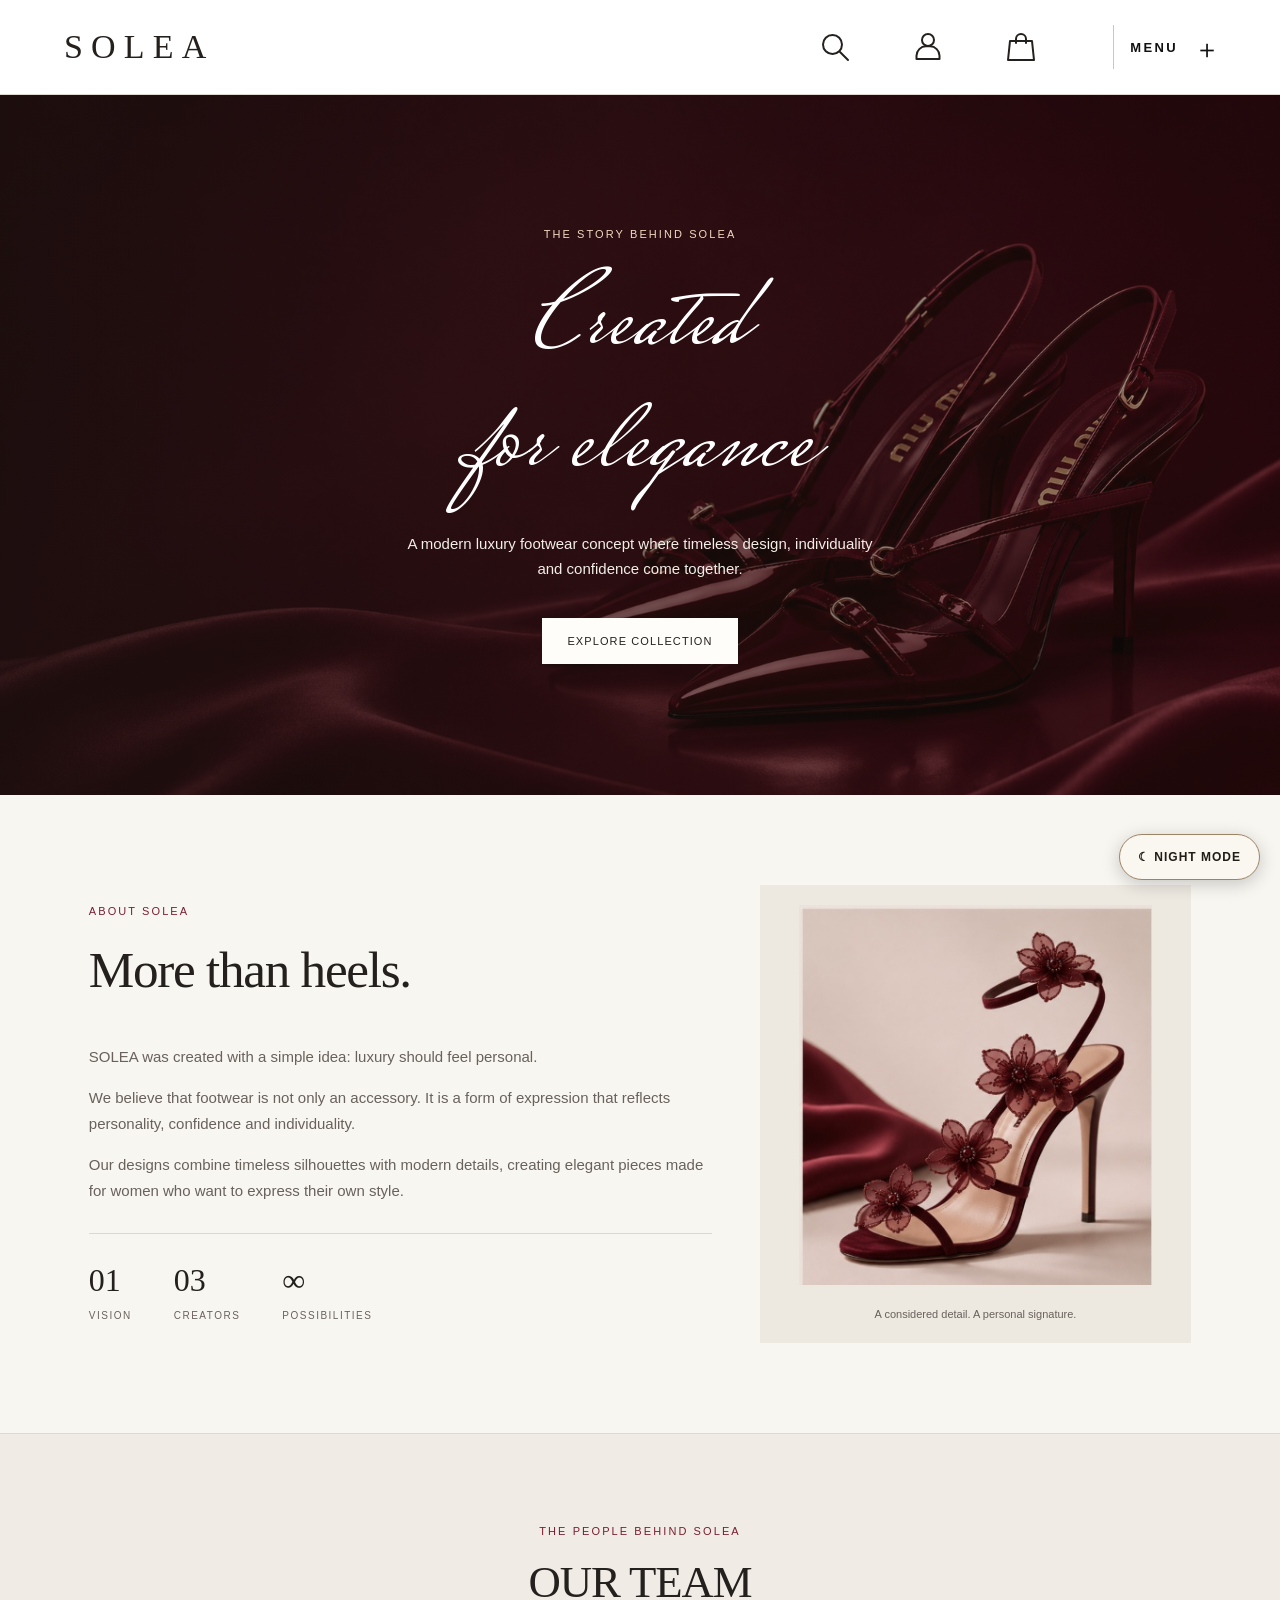
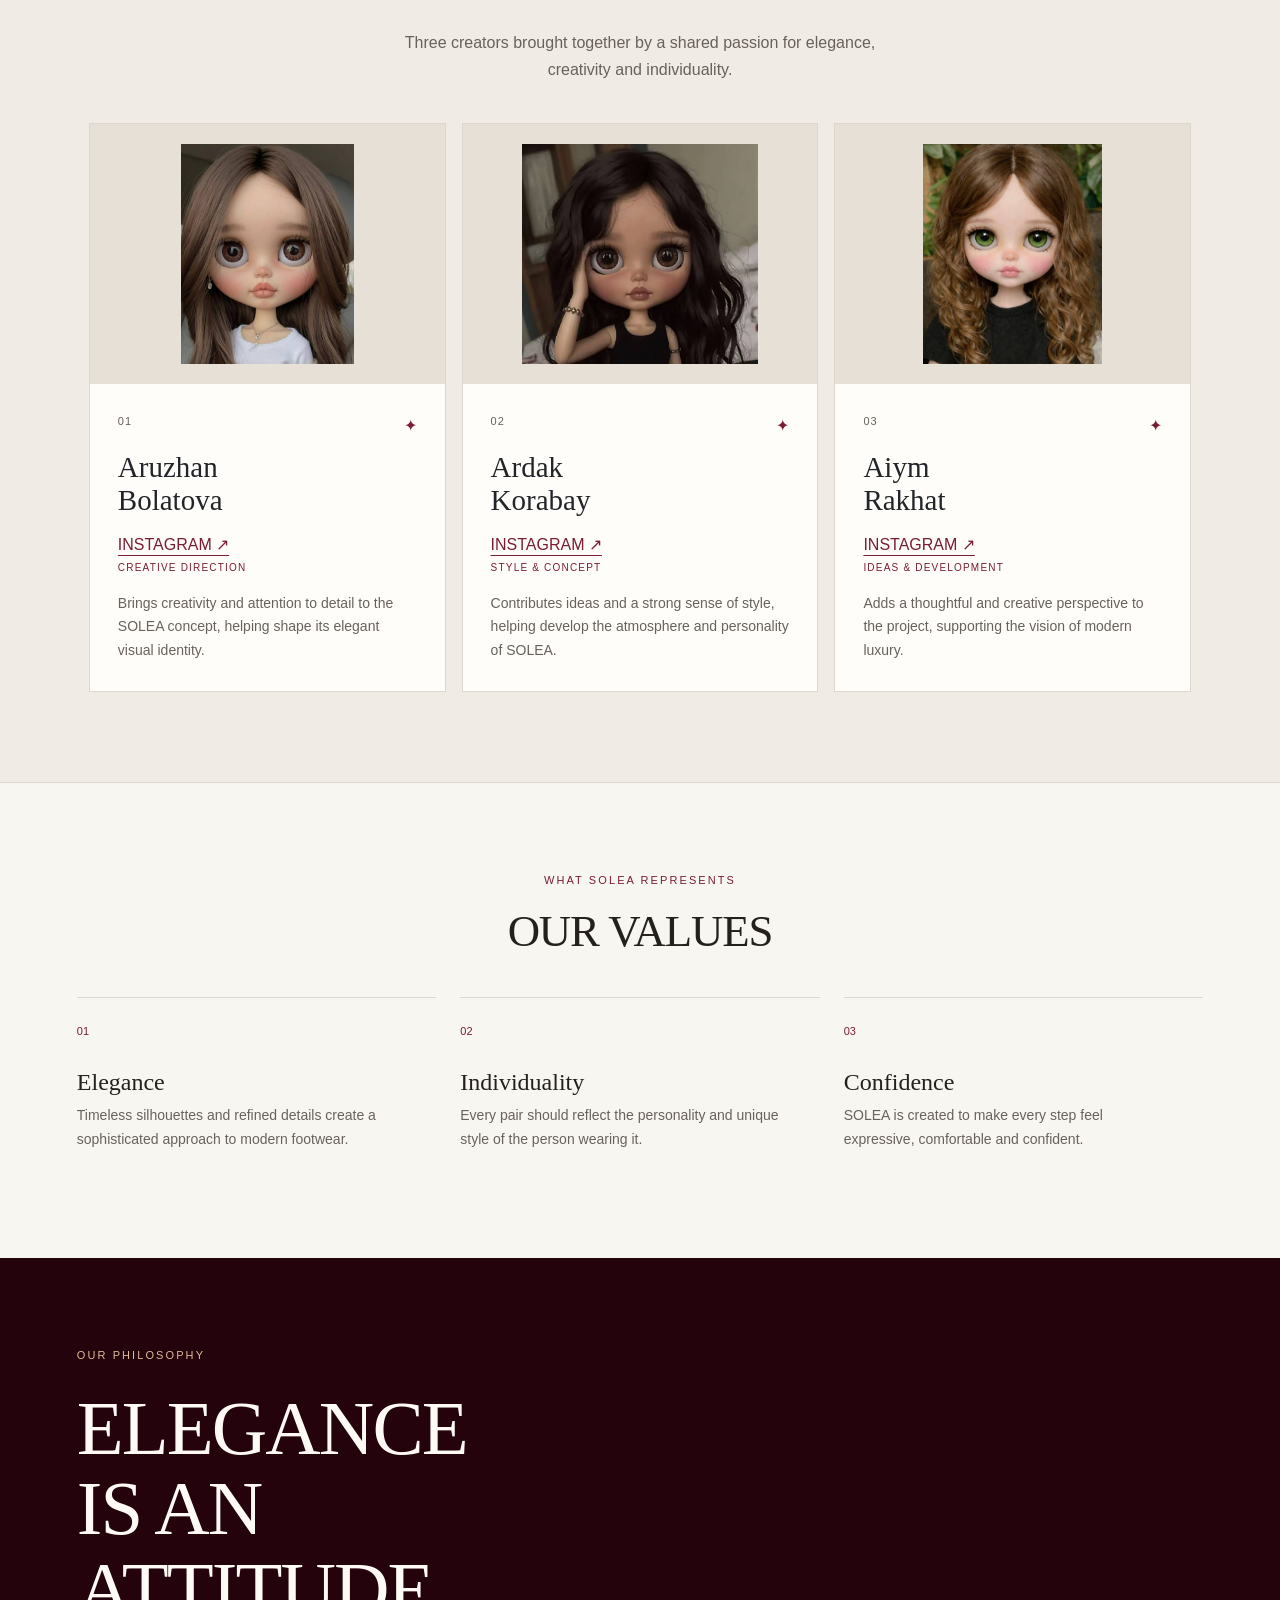
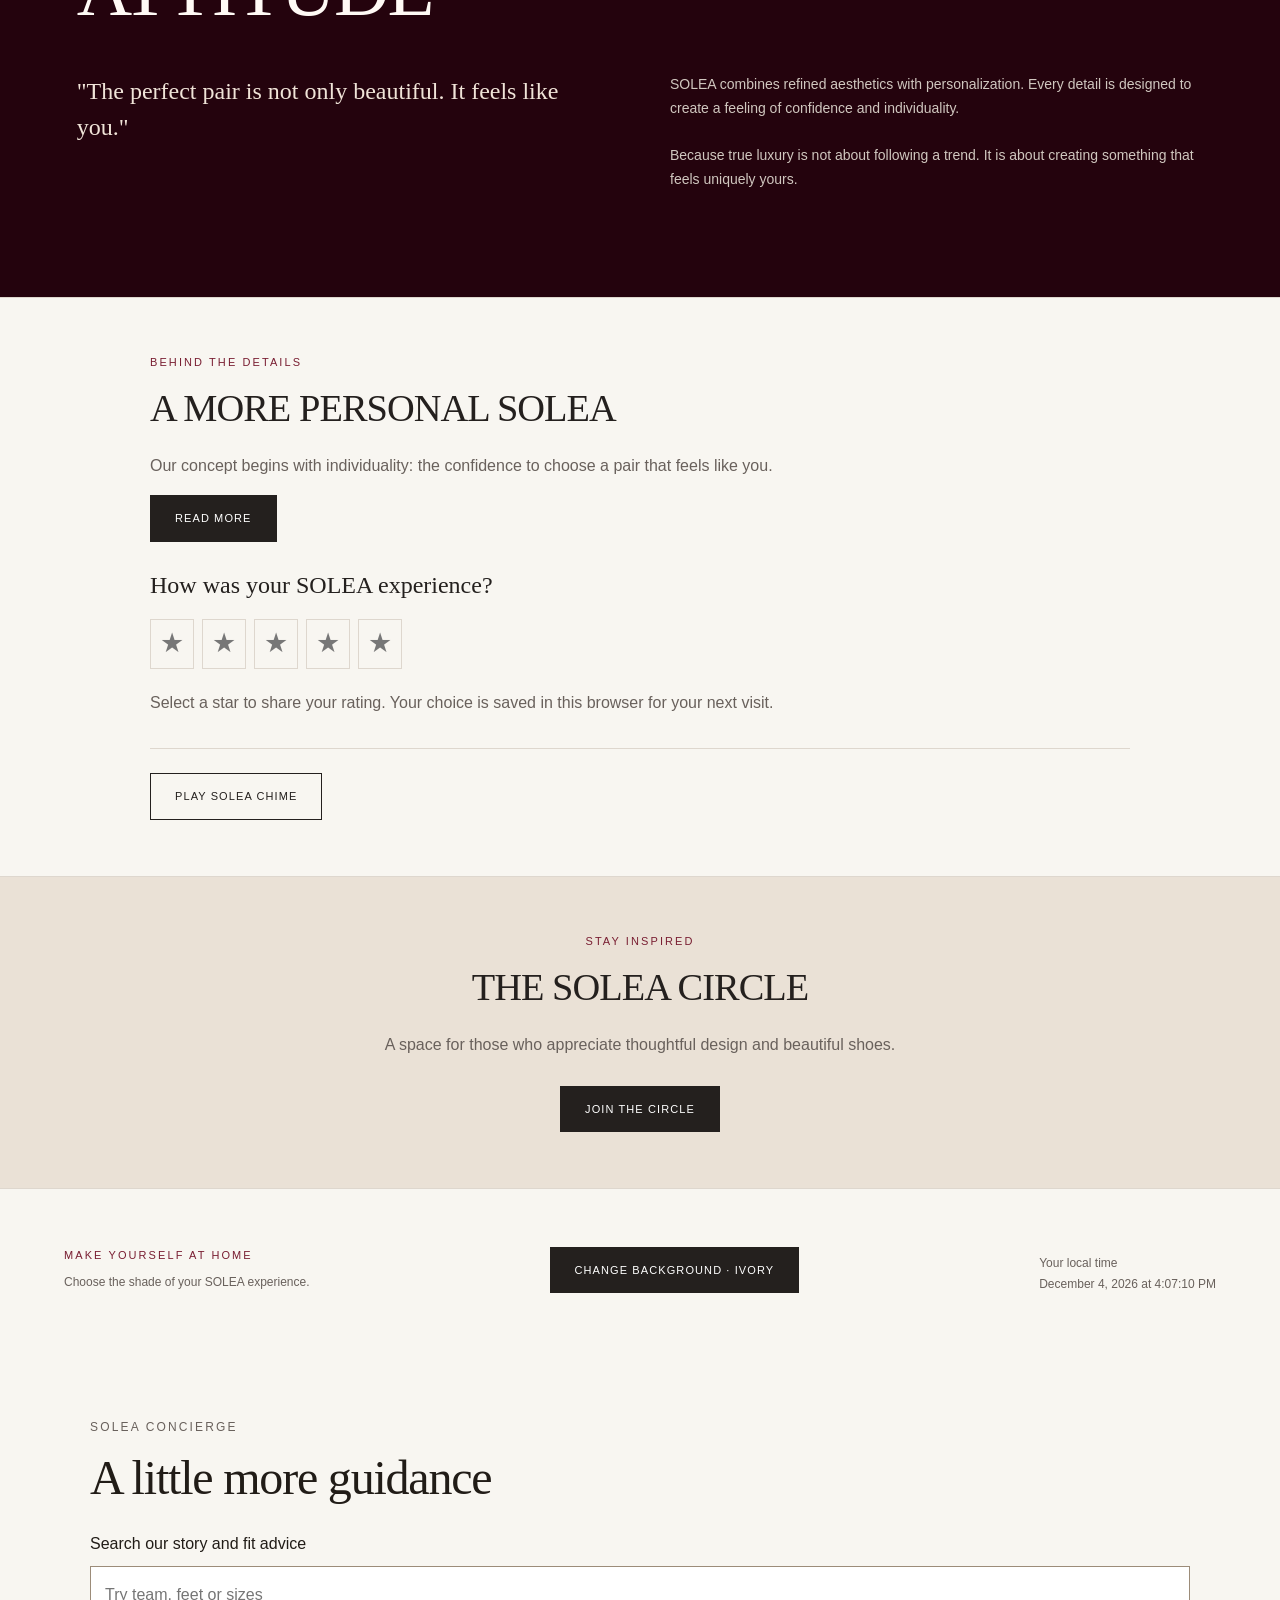
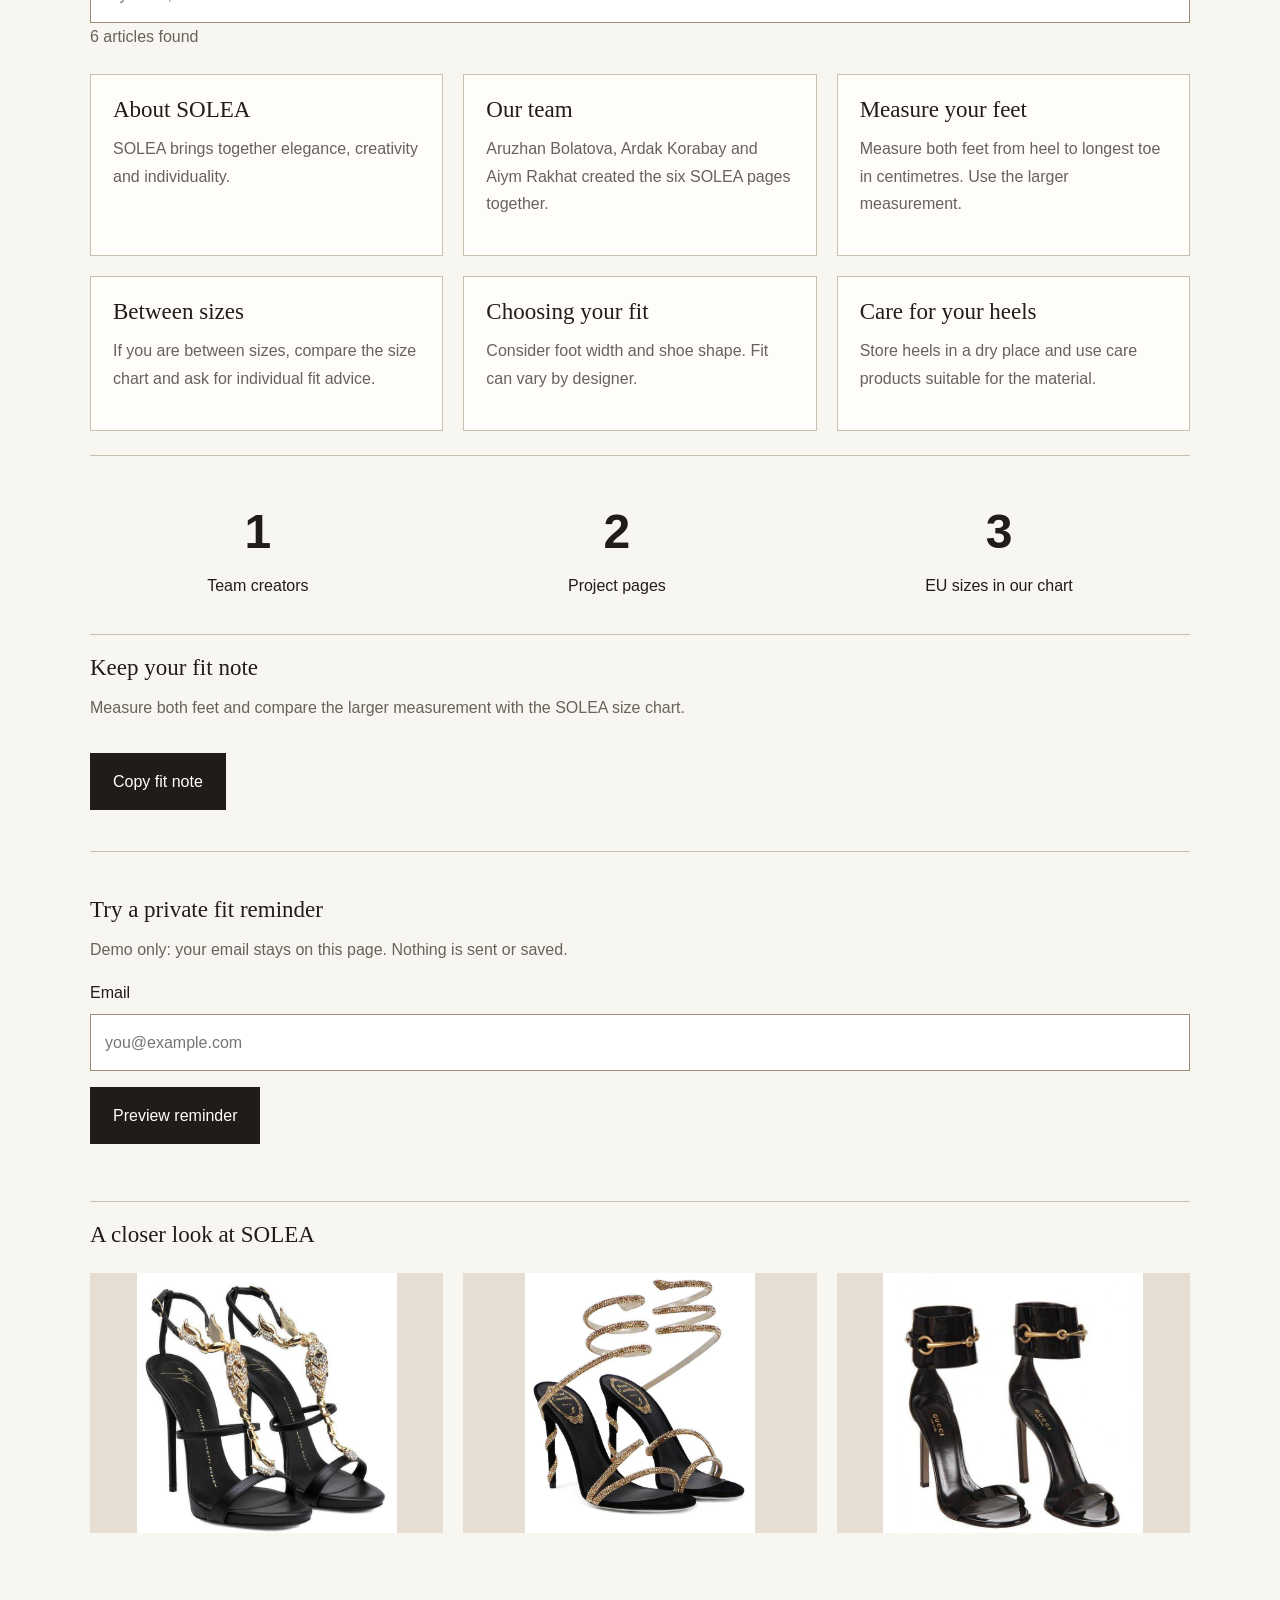
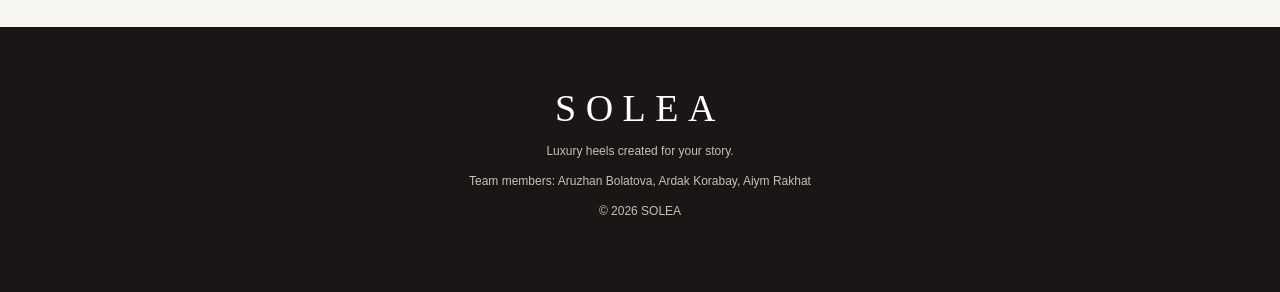
<file: about.html>
<!DOCTYPE html>
<html lang="en">
<head>
<meta charset="UTF-8">
<meta name="viewport" content="width=device-width, initial-scale=1">
<meta name="description" content="Meet the SOLEA student team and explore our approach to elegance, individuality and confident style.">
<title>SOLEA | About Us</title>
<link rel="stylesheet" href="vendor/bootstrap-5.3.3.min.css">
<link rel="stylesheet" href="css/about-sizeguide.css">
<link rel="stylesheet" href="css/jquery-features.css">
<link rel="stylesheet" href="css/theme.css">
<script src="theme.js"></script>
<script defer src="vendor/jquery-4.0.0.min.js"></script>
<script defer src="about-sizeguide-jquery.js"></script>
<script defer src="about-sizeguide.js"></script>
<link rel="stylesheet" href="css/nav-curtain.css?v=2">
<script defer src="nav-curtain.js"></script>
<link rel="stylesheet" href="css/page-headings.css">
</head>
<body class="about-page assignment3">
<a class="skip-link" href="#main-content">Skip to content</a>
<header id="main-header">
<a class="solea-wordmark" href="index.html" aria-label="SOLEA home">SOLEA</a>
<button class="menu-toggle" type="button" aria-expanded="false" aria-controls="page-navigation" aria-label="Open navigation menu"><span class="menu-toggle-label">Menu</span><span class="menu-toggle-icon" aria-hidden="true">＋</span></button>
<nav class="navbar" id="page-navigation" aria-label="Main navigation" aria-hidden="true" inert>
<a href="index.html">Home</a>
<a href="shop.html">Shop</a>
<a href="brands.html">Brands</a>
<a href="design.html">Design your pair</a>
<a href="size-guide.html">Size Guide</a>
<a href="about.html" class="active" aria-current="page">About us</a>
</nav>
</header>
<main id="main-content">
<section class="about-hero-new">
<img
src="images/about-hero.jpg"
alt="" fetchpriority="high"
>
<p class="hero-small-text">
THE STORY BEHIND SOLEA
</p>
<h1 class="page-heading">
Created<br>
for elegance
</h1>
<p class="hero-description">
A modern luxury footwear concept
where timeless design, individuality
and confidence come together.
</p>
<a
href="shop.html"
class="hero-button"
>
EXPLORE COLLECTION
</a>
</section>
<section class="about-intro">
<div class="container-fluid about-intro-a3">
<div class="row g-5 align-items-center">
<div class="col-lg-7 about-history-text">
<p class="about-label">
ABOUT SOLEA
</p>
<h2>
More than heels.
</h2>
<div class="about-text">
<p>
SOLEA was created with a simple idea:
luxury should feel personal.
</p>
<p>
We believe that footwear is not only
an accessory. It is a form of expression
that reflects personality, confidence
and individuality.
</p>
<p>
Our designs combine timeless silhouettes
with modern details, creating elegant
pieces made for women who want to
express their own style.
</p>
<div class="statistics">
<div class="stat">
<div class="stat-number">
01
</div>
<div class="stat-title">
Vision
</div>
</div>
<div class="stat">
<div class="stat-number">
03
</div>
<div class="stat-title">
Creators
</div>
</div>
<div class="stat">
<div class="stat-number">
∞
</div>
<div class="stat-title">
Possibilities
</div>
</div>
</div>
</div>
</div>
<div class="col-lg-5">
<figure class="story-image">
    <img src="images/solea-about-floral-sandal.jpg" alt="Burgundy floral stiletto sandal" loading="lazy">
    <figcaption>A considered detail. A personal signature.</figcaption>
</figure>
</div>
</div>
</div>
</section>
<section class="team-new">
<div class="team-title" id="team">
<p class="about-label">
THE PEOPLE BEHIND SOLEA
</p>
<h2>
OUR TEAM
</h2>
<p>
Three creators brought together by a shared
passion for elegance, creativity and individuality.
</p>
</div>
<div class="container-fluid">
<div class="row g-3">
<div class="col-lg-4 col-md-6">
<div class="card team-card">
<img
src="images/blythe1.jpg"
class="card-img-top"
alt="Blythe doll illustration representing Aruzhan" loading="lazy"
>
<div class="card-body">
<span class="team-star">
✦
</span>
<div class="team-number">
<span>
01
</span>
</div>
<div class="team-name-row">
    <h3 class="card-title">
        Aruzhan<br>
        Bolatova
    </h3>
    <a href="https://www.instagram.com/aruzh_bb?cnvx=cTkzNXYza25iMHpm"
       class="team-instagram"
       target="_blank"
       rel="noopener noreferrer">
        INSTAGRAM ↗
    </a>
</div>
<p class="team-role">
    Creative Direction
</p>

<p class="card-text">
    Brings creativity and attention to detail to the SOLEA concept, helping shape its elegant visual identity.
</p>
</div>
</div>
</div>
<div class="col-lg-4 col-md-6">
<div class="card team-card">
<img
src="images/blythe2.jpg"
class="card-img-top"
alt="Blythe doll illustration representing Ardak" loading="lazy"
>
<div class="card-body">
<span class="team-star">
✦
</span>
<div class="team-number">
<span>
02
</span>
</div>
<div class="team-name-row">
    <h3 class="card-title">
        Ardak<br>
        Korabay
    </h3>
    <a href="https://www.instagram.com/_arusya1?jplx=cThuZWh3M3AzeXZj&utm_source=qr"
       class="team-instagram"
       target="_blank"
       rel="noopener noreferrer">
        INSTAGRAM ↗
    </a>
</div>
<p class="team-role">
Style &amp; Concept
</p>
<p class="card-text">
Contributes ideas and a strong
sense of style, helping develop
the atmosphere and personality
of SOLEA.
</p>
</div>
</div>
</div>
<div class="col-lg-4 col-md-6">
<div class="card team-card">
<img
src="images/blythe3.jpg"
class="card-img-top"
alt="Blythe doll illustration representing Aiym" loading="lazy"
>
<div class="card-body">
<span class="team-star">
✦
</span>
<div class="team-number">
<span>
03
</span>
</div>
<div class="team-name-row">
    <h3 class="card-title">
        Aiym<br>
        Rakhat
    </h3>
    <a href="https://www.instagram.com/whoisaiiym?fqnt=MWs5NXB4dDhjaGxnbw=="
       class="team-instagram"
       target="_blank"
       rel="noopener noreferrer">
        INSTAGRAM ↗
    </a>
</div>
<p class="team-role">
Ideas &amp; Development
</p>
<p class="card-text">
Adds a thoughtful and creative
perspective to the project,
supporting the vision of
modern luxury.
</p>
</div>
</div>
</div>
</div>
</div>
</section>
<section class="values-section">
<div class="values-title">
<p class="about-label">
WHAT SOLEA REPRESENTS
</p>
<h2>
OUR VALUES
</h2>
</div>
<div class="css-values-grid">
<div class="css-value-card">
<div class="css-value-number">
01
</div>
<h3>
Elegance
</h3>
<p>
Timeless silhouettes and refined
details create a sophisticated
approach to modern footwear.
</p>
</div>
<div class="css-value-card">
<div class="css-value-number">
02
</div>
<h3>
Individuality
</h3>
<p>
Every pair should reflect the
personality and unique style
of the person wearing it.
</p>
</div>
<div class="css-value-card">
<div class="css-value-number">
03
</div>
<h3>
Confidence
</h3>
<p>
SOLEA is created to make every
step feel expressive, comfortable
and confident.
</p>
</div>
</div>
</section>
<section class="philosophy-new">
<p class="about-label">
OUR PHILOSOPHY
</p>
<h2>
ELEGANCE<br>
IS AN<br>
ATTITUDE
</h2>
<div class="philosophy-bottom">
<p class="philosophy-quote">
"The perfect pair is not only
beautiful. It feels like you."
</p>
<p class="philosophy-description">
SOLEA combines refined aesthetics
with personalization. Every detail
is designed to create a feeling of
confidence and individuality.
<br><br>
Because true luxury is not about
following a trend. It is about
creating something that feels
uniquely yours.
</p>
</div>
</section>
<section class="a5-section" aria-labelledby="a5-story-title">
<div class="a5-inner">
<span class="a5-eyebrow">BEHIND THE DETAILS</span>
<h2 id="a5-story-title">A MORE PERSONAL SOLEA</h2>
<p>Our concept begins with individuality: the confidence to choose a pair that feels like you.</p>
<button class="a5-button" type="button" data-read-story aria-expanded="false" aria-controls="solea-extra-story">READ MORE</button>
<div id="solea-extra-story" class="a5-reading">
<p>SOLEA brings designer inspiration, thoughtful styling and practical sizing guidance together. Explore the collection, compare the details and use our fit finder as a starting point before choosing a pair.</p>
<p>Created by Aruzhan Bolatova, Ardak Korabay and Aiym Rakhat, this student project celebrates elegance, individuality and confidence.</p>
</div>
<h3 class="a5-reading" id="rating-title">How was your SOLEA experience?</h3>
<div class="a5-stars" role="group" aria-labelledby="rating-title">
<button class="a5-star" type="button" data-rating="1" aria-label="Rate 1 out of 5" aria-pressed="false">★</button>
<button class="a5-star" type="button" data-rating="2" aria-label="Rate 2 out of 5" aria-pressed="false">★</button>
<button class="a5-star" type="button" data-rating="3" aria-label="Rate 3 out of 5" aria-pressed="false">★</button>
<button class="a5-star" type="button" data-rating="4" aria-label="Rate 4 out of 5" aria-pressed="false">★</button>
<button class="a5-star" type="button" data-rating="5" aria-label="Rate 5 out of 5" aria-pressed="false">★</button>
</div>
<p id="solea-rating-message" role="status">Select a star to share your rating. Your choice is saved in this browser for your next visit.</p>
<div class="a5-sound"><button class="a5-button a5-button-secondary" type="button" data-play-chime>PLAY SOLEA CHIME</button><p class="a5-sound-status" data-sound-status role="status"></p></div>
</div>
</section>
<section class="solea-interactive solea-invitation" aria-labelledby="circle-title">
<span class="solea-eyebrow">STAY INSPIRED</span>
<h2 id="circle-title">THE SOLEA CIRCLE</h2>
<p>A space for those who appreciate thoughtful design and beautiful shoes.</p>
<button type="button" class="solea-button" data-open-circle>JOIN THE CIRCLE</button>
</section>
<dialog class="solea-dialog" aria-labelledby="circle-dialog-title">
<div class="solea-dialog-content">
<button type="button" class="solea-close" aria-label="Close subscription form">×</button>
<span class="solea-eyebrow">YOU ARE INVITED</span>
<h2 id="circle-dialog-title">Join the SOLEA Circle</h2>
<p>Create your demo membership. All fields are required.</p>
<form data-solea-form novalidate>
<label for="circleName">Your name</label>
<input id="circleName" name="name" autocomplete="name" data-rule="name" aria-describedby="circleName-error">
<p class="solea-error" id="circleName-error"></p>
<label for="circleEmail">Email</label>
<input id="circleEmail" name="email" type="text" inputmode="email" autocomplete="email" data-rule="email" aria-describedby="circleEmail-error">
<p class="solea-error" id="circleEmail-error"></p>
<label for="circlePhone">Phone number</label>
<input id="circlePhone" name="phone" type="tel" inputmode="tel" autocomplete="tel" placeholder="+7 777 123 45 67" data-rule="phone" aria-describedby="circlePhone-hint circlePhone-error">
<small id="circlePhone-hint">Include your country code, for example +7 777 123 45 67.</small>
<p class="solea-error" id="circlePhone-error"></p>
<label for="circlePassword">Password</label>
<input id="circlePassword" name="password" type="password" autocomplete="new-password" data-rule="password" aria-describedby="password-hint circlePassword-error">
<small id="password-hint">At least 8 characters, including uppercase, lowercase and a number. Use a sample password for this demo.</small>
<p class="solea-error" id="circlePassword-error"></p>
<label for="circleConfirm">Confirm password</label>
<input id="circleConfirm" name="confirmPassword" type="password" autocomplete="new-password" data-rule="confirm" aria-describedby="circleConfirm-error">
<p class="solea-error" id="circleConfirm-error"></p>
<button type="submit" class="solea-button">VALIDATE MEMBERSHIP</button>
<p class="solea-form-status" role="status"></p>
<small>Student project demo. No account is created and no data is sent or saved.</small>
</form>
</div>
</dialog>
<section class="solea-interactive solea-tools" aria-label="Page preferences">
<div><span class="solea-eyebrow">MAKE YOURSELF AT HOME</span>
<p>Choose the shade of your SOLEA experience.</p></div>
<button type="button" class="solea-button" data-change-background>CHANGE BACKGROUND · IVORY</button>
<p class="solea-clock">Your local time<br><time data-live-clock></time></p>
</section>
</main>
<footer>
<h2>
SOLEA
</h2>
<p>
Luxury heels created for your story.
</p>
<p>
Team members:
Aruzhan Bolatova,
Ardak Korabay,
Aiym Rakhat
</p>
<p>
© 2026 SOLEA
</p>
</footer>
</body>
</html>
</file>
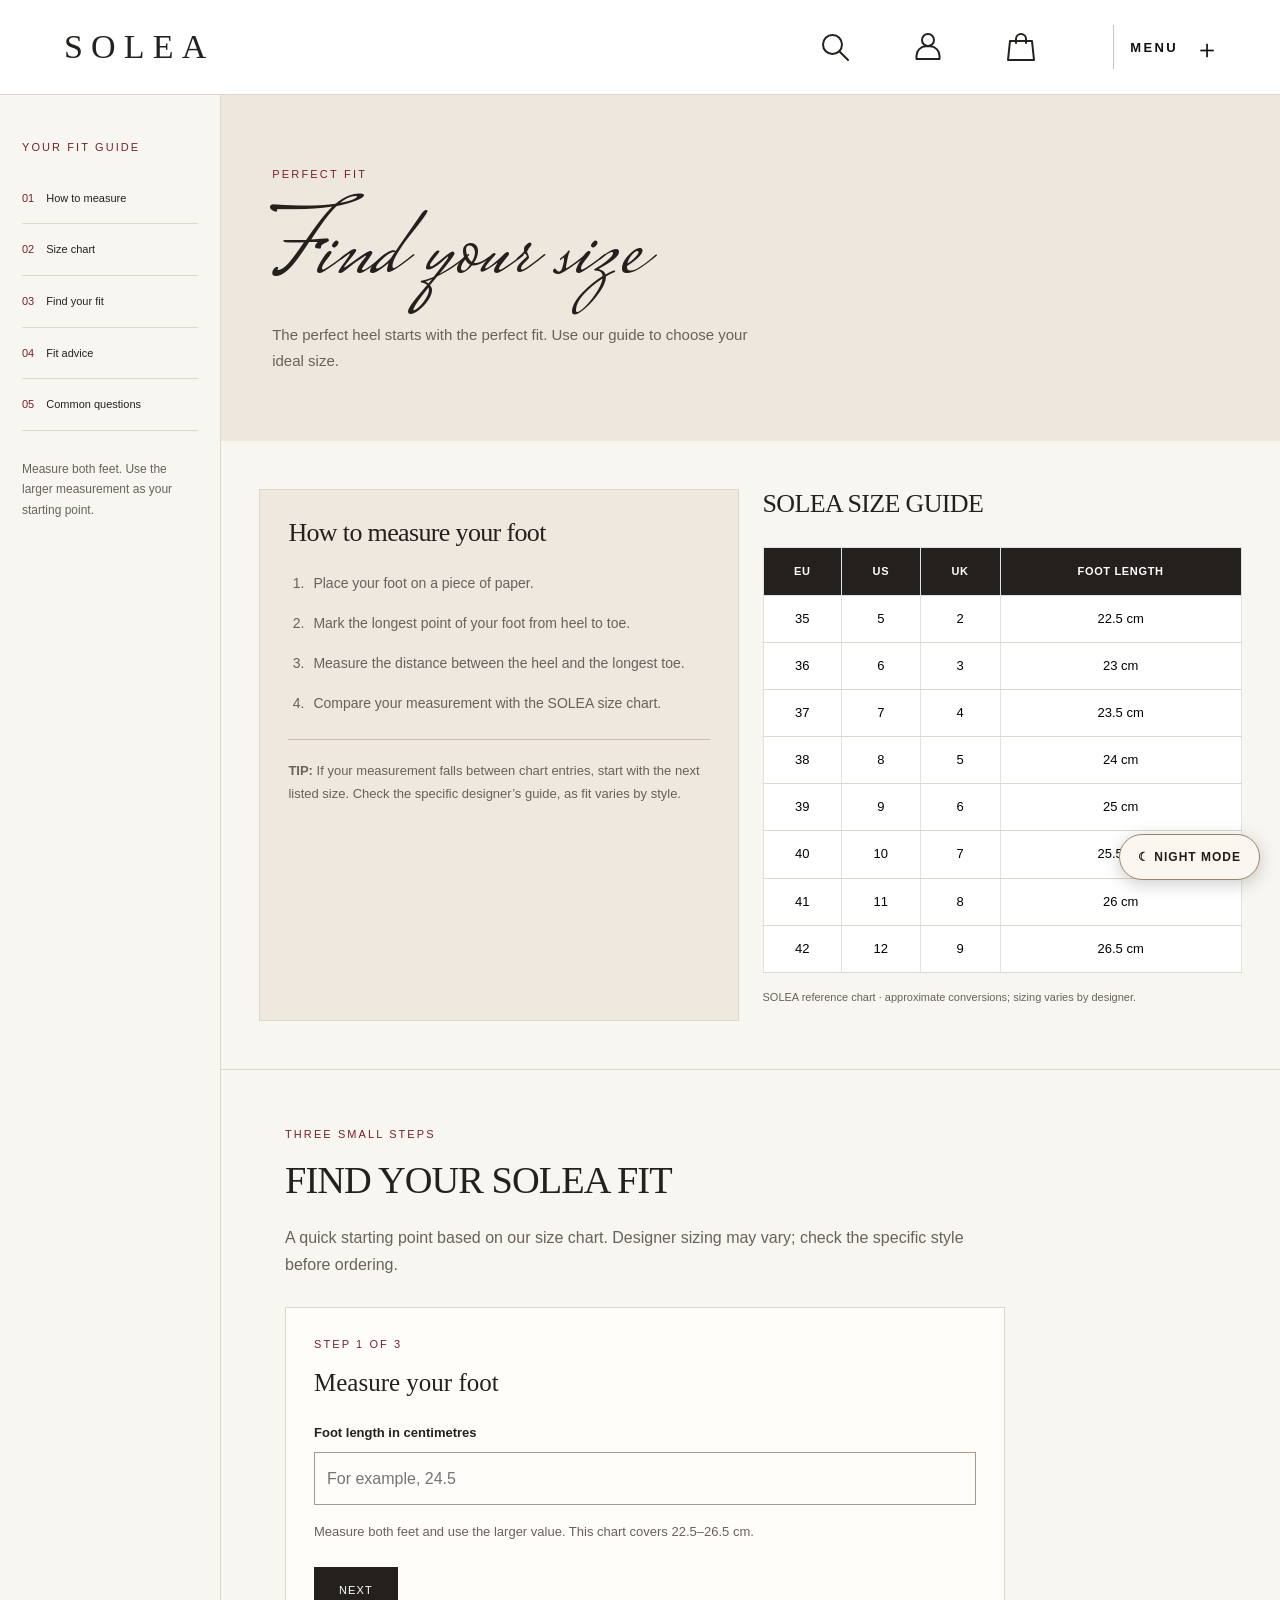
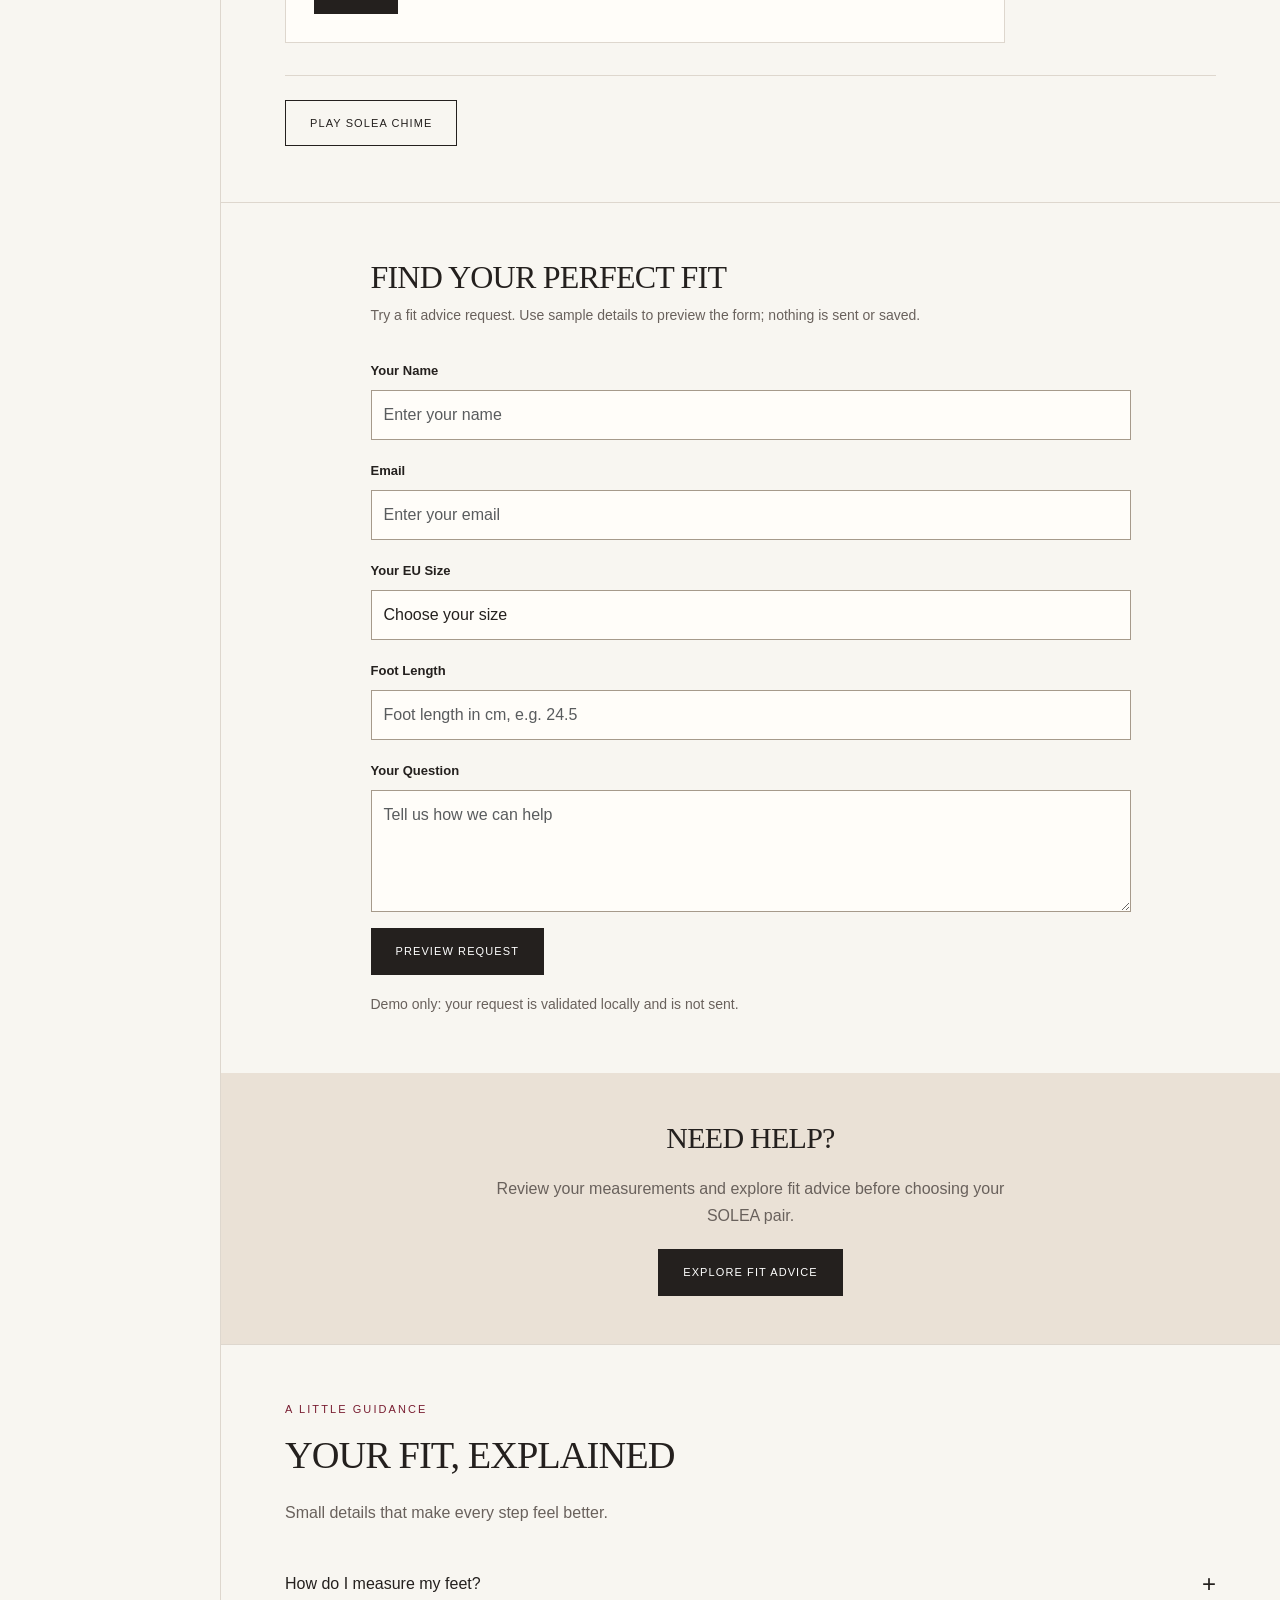
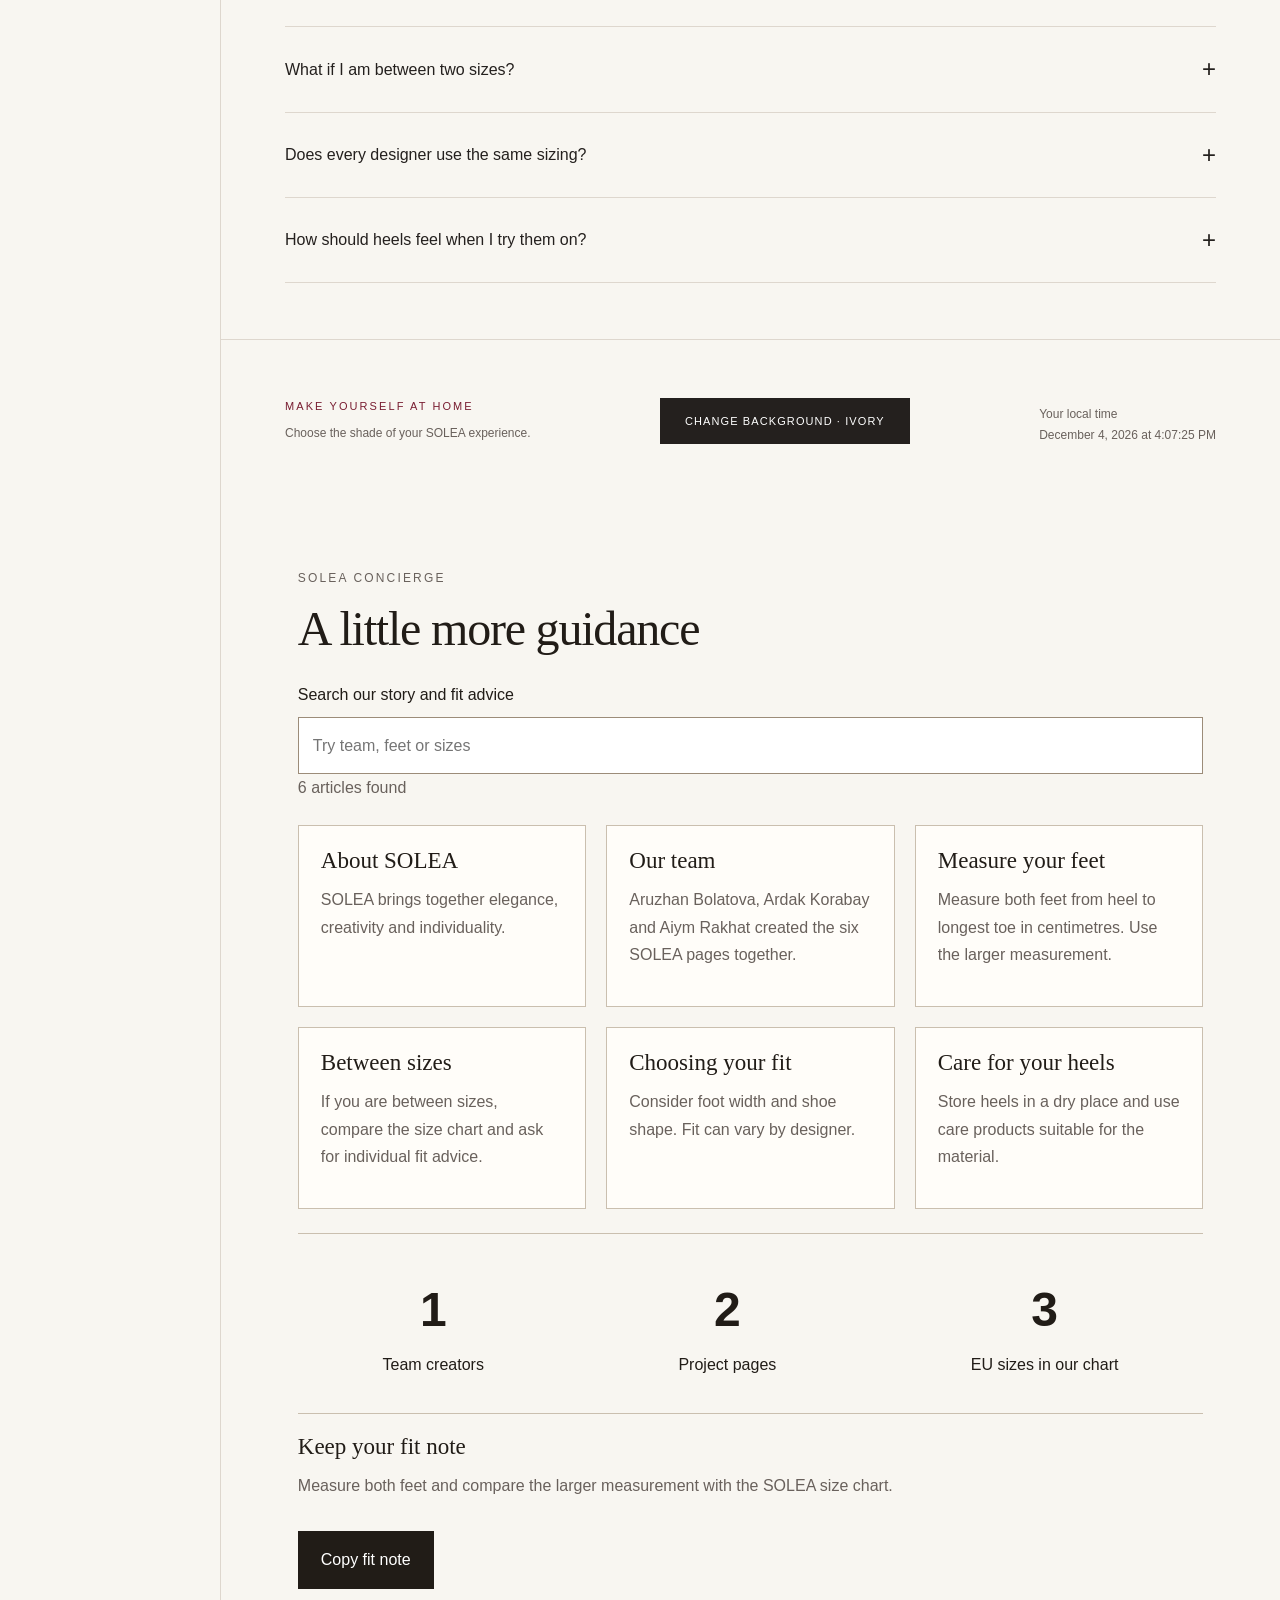
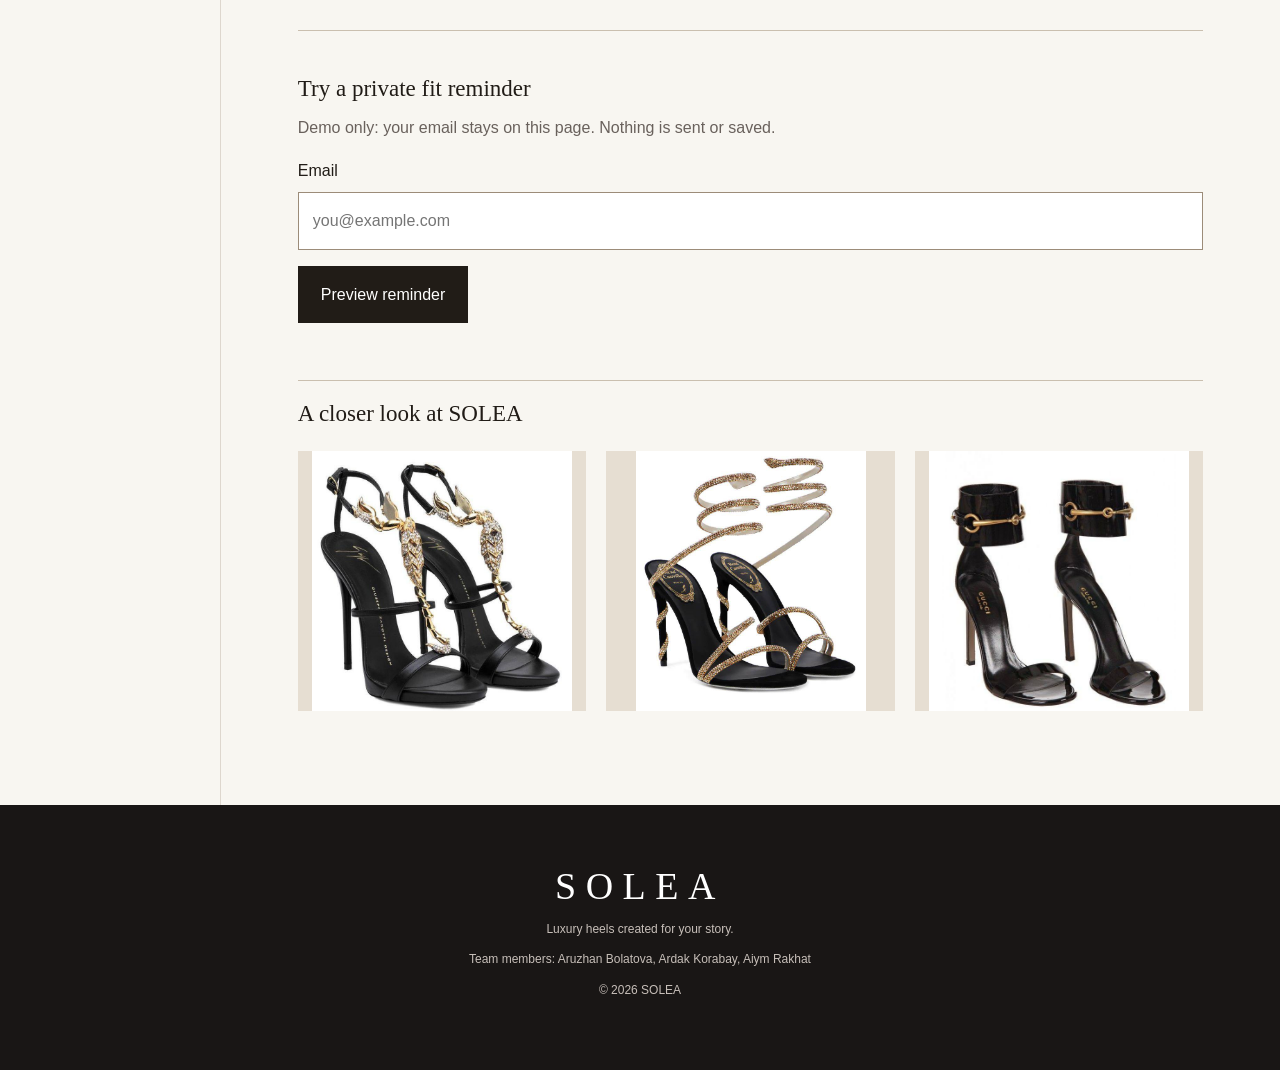
<file: size-guide.html>
<!DOCTYPE html>
<html lang="en">
<head>
<meta charset="UTF-8">
<meta name="viewport" content="width=device-width, initial-scale=1">
<meta name="description" content="Measure your feet, compare EU, US and UK sizes, and find a starting size with the SOLEA fit finder.">
<title>SOLEA | Size Guide</title>
<link rel="stylesheet" href="vendor/bootstrap-5.3.3.min.css">
<link rel="stylesheet" href="css/about-sizeguide.css">
<link rel="stylesheet" href="css/jquery-features.css">
<link rel="stylesheet" href="css/theme.css">
<script src="theme.js"></script>
<script defer src="vendor/jquery-4.0.0.min.js"></script>
<script defer src="about-sizeguide-jquery.js"></script>
<script defer src="about-sizeguide.js"></script>
<link rel="stylesheet" href="css/nav-curtain.css?v=2">
<script defer src="nav-curtain.js"></script>
<link rel="stylesheet" href="css/page-headings.css">
</head>
<body class="assignment3 size-guide-a3">
<a class="skip-link" href="#main-content">Skip to content</a>
<div class="page-layout">
<header id="main-header">
<a class="solea-wordmark" href="index.html" aria-label="SOLEA home">SOLEA</a>
<button class="menu-toggle" type="button" aria-expanded="false" aria-controls="page-navigation" aria-label="Open navigation menu"><span class="menu-toggle-label">Menu</span><span class="menu-toggle-icon" aria-hidden="true">＋</span></button>
<nav class="navbar" id="page-navigation" aria-label="Main navigation" aria-hidden="true" inert>
<a href="index.html">Home</a>
<a href="shop.html">Shop</a>
<a href="brands.html">Brands</a>
<a href="design.html">Design your pair</a>
<a href="size-guide.html" class="active" aria-current="page">Size Guide</a>
<a href="about.html">About us</a>
</nav>
</header>
<aside class="size-sidebar" aria-label="Size guide sections">
<p class="about-label">YOUR FIT GUIDE</p>
<a href="#measure">01 <span>How to measure</span></a>
<a href="#size-chart">02 <span>Size chart</span></a>
<a href="#fit-finder">03 <span>Find your fit</span></a>
<a href="#fit-help">04 <span>Fit advice</span></a>
<a href="#fit-faq-title">05 <span>Common questions</span></a>
<p class="sidebar-tip">Measure both feet. Use the larger measurement as your starting point.</p>
</aside>
<main class="size-main" id="main-content">
<section class="size-hero">
<p class="subtitle">
PERFECT FIT
</p>
<h1 class="page-heading">
Find your size
</h1>
<p>
The perfect heel starts with the perfect fit.
Use our guide to choose your ideal size.
</p>
</section>
<section class="size-content" id="measure" aria-label="Measuring instructions and size chart">
<div class="container-fluid a3-size-container">
<div class="row g-4 a3-size-row">
<div class="col-lg-6 measurement-column">
<div class="measurement-card">
<h2>How to measure your foot</h2>
<ol class="measurement-steps">
<li>
Place your foot on a piece
of paper.
</li>
<li>
Mark the longest point of
your foot from heel to toe.
</li>
<li>
Measure the distance between
the heel and the longest toe.
</li>
<li>
Compare your measurement
with the SOLEA size chart.
</li>
</ol>
<div class="measurement-tip">
<strong>
TIP:
</strong>
If your measurement falls between chart entries, start with the next listed size.
Check the specific designer’s guide, as fit varies by style.
</div>
</div>
</div>
<div class="col-lg-6 table-column">
<div class="size-table" id="size-chart">
<h2>
SOLEA SIZE GUIDE
</h2>
<div class="table-responsive">
<table id="size-conversion-table" class="table table-bordered table-hover">
<caption>SOLEA reference chart · approximate conversions; sizing varies by designer.</caption>
<thead>
<tr>
<th scope="col">
EU
</th>
<th scope="col">
US
</th>
<th scope="col">
UK
</th>
<th scope="col">
FOOT LENGTH
</th>
</tr>
</thead>
<tbody>
<tr>
<td>
35
</td>
<td>
5
</td>
<td>
2
</td>
<td>
22.5 cm
</td>
</tr>
<tr>
<td>
36
</td>
<td>
6
</td>
<td>
3
</td>
<td>
23 cm
</td>
</tr>
<tr>
<td>
37
</td>
<td>
7
</td>
<td>
4
</td>
<td>
23.5 cm
</td>
</tr>
<tr>
<td>
38
</td>
<td>
8
</td>
<td>
5
</td>
<td>
24 cm
</td>
</tr>
<tr>
<td>
39
</td>
<td>
9
</td>
<td>
6
</td>
<td>
25 cm
</td>
</tr>
<tr>
<td>
40
</td>
<td>
10
</td>
<td>
7
</td>
<td>
25.5 cm
</td>
</tr>
<tr>
<td>
41
</td>
<td>
11
</td>
<td>
8
</td>
<td>
26 cm
</td>
</tr>
<tr>
<td>
42
</td>
<td>
12
</td>
<td>
9
</td>
<td>
26.5 cm
</td>
</tr>
</tbody>
</table>
</div>
</div>
</div>
</div>
</div>
</section>
<section class="a5-section" id="fit-finder" aria-labelledby="finder-title">
<div class="a5-inner">
<span class="a5-eyebrow">THREE SMALL STEPS</span>
<h2 id="finder-title">FIND YOUR SOLEA FIT</h2>
<p>A quick starting point based on our size chart. Designer sizing may vary; check the specific style before ordering.</p>
<form id="solea-fit-finder" class="a5-form" novalidate>
<p id="finder-progress" class="a5-eyebrow" role="status">STEP 1 OF 3</p>
<section data-fit-step>
<h3 tabindex="-1">Measure your foot</h3>
<label for="finder-length">Foot length in centimetres</label>
<input id="finder-length" name="length" type="number" min="22.5" max="26.5" step="0.1" required placeholder="For example, 24.5" aria-describedby="finder-length-hint finder-error">
<p id="finder-length-hint">Measure both feet and use the larger value. This chart covers 22.5–26.5 cm.</p>
<p id="finder-error" class="a5-error" role="alert"></p>
</section>
<section data-fit-step hidden>
<h3 tabindex="-1">Make it personal</h3>
<label for="finder-width">Foot width</label>
<select id="finder-width" name="width"><option value="standard">Standard</option><option value="wide">Wide</option></select>
<label for="finder-occasion">Where will you wear your heels?</label>
<select id="finder-occasion" name="occasion"><option value="everyday">Everyday</option><option value="office">Office</option><option value="evening">Evening</option></select>
</section>
<section data-fit-step hidden>
<h3 tabindex="-1">Your starting point</h3>
<p id="finder-result" class="a5-result"></p>
<div class="fit-save-actions">
<button class="a5-button" type="button" id="save-fit-result" disabled>SAVE MY SIZE</button>
<p id="fit-save-status" class="fit-save-status" role="status" aria-live="polite"></p>
</div>
<a href="#size-chart" class="fit-chart-link">See your size in the chart →</a>
<p>This is general guidance, not a guaranteed fit. Compare the specific designer’s size guide before choosing your pair.</p>
</section>
<div class="a5-actions">
<button class="a5-button a5-button-secondary" type="button" data-fit-back hidden>BACK</button>
<button class="a5-button" type="button" data-fit-next>NEXT</button>
<button class="a5-button" type="button" data-fit-reset hidden>START AGAIN</button>
</div>
</form>
<div id="saved-fit-card" class="saved-fit-card" hidden>
<p class="a5-eyebrow">YOUR SAVED SIZE</p>
<p id="saved-fit-details"></p>
<button type="button" id="clear-saved-fit" class="a5-button a5-button-secondary">CLEAR SAVED SIZE</button>
</div>
<div class="a5-sound"><button class="a5-button a5-button-secondary" type="button" data-play-chime>PLAY SOLEA CHIME</button><p class="a5-sound-status" data-sound-status role="status"></p></div>
</div>
</section>
<section class="size-form-section" id="fit-help">
<div class="container-fluid">
<div class="size-form-container">
<h2>
FIND YOUR PERFECT FIT
</h2>
<p>
Try a fit advice request. Use sample details to preview the form; nothing is sent or saved.
</p>
<form class="size-form" data-solea-form novalidate>
<div class="mb-3">
<label
for="customerName"
class="form-label"
>
Your Name
</label>
<input
type="text"
class="form-control"
id="customerName" required data-rule="name" aria-describedby="customerName-error"
name="customerName" autocomplete="name" maxlength="80"
placeholder="Enter your name"
><p class="solea-error" id="customerName-error"></p>
</div>
<div class="mb-3">
<label
for="customerEmail"
class="form-label"
>
Email
</label>
<input
type="email"
class="form-control"
id="customerEmail" required data-rule="email" aria-describedby="customerEmail-error"
name="customerEmail" autocomplete="email" maxlength="254"
placeholder="Enter your email"
><p class="solea-error" id="customerEmail-error"></p>
</div>
<div class="mb-3">
<label
for="shoeSize"
class="form-label"
>
Your EU Size
</label>
<select
class="form-select"
id="shoeSize" required data-rule="size" aria-describedby="shoeSize-error"
name="shoeSize"
>
<option value="" selected>
Choose your size
</option>
<option value="35">
35
</option>
<option value="36">
36
</option>
<option value="37">
37
</option>
<option value="38">
38
</option>
<option value="39">
39
</option>
<option value="40">
40
</option>
<option value="41">
41
</option>
<option value="42">
42
</option>
</select><p class="solea-error" id="shoeSize-error"></p>
</div>
<div class="mb-3">
<label
for="footLength"
class="form-label"
>
Foot Length
</label>
<input
type="number" min="15" max="35" step="0.1"
class="form-control"
id="footLength" required data-rule="length" aria-describedby="footLength-error"
name="footLength"
placeholder="Foot length in cm, e.g. 24.5"
><p class="solea-error" id="footLength-error"></p>
</div>
<div class="mb-3">
<label
for="question"
class="form-label"
>
Your Question
</label>
<textarea
class="form-control"
id="question" required data-rule="question" aria-describedby="question-error"
name="question" minlength="10" maxlength="1000"
rows="4"
placeholder="Tell us how we can help"
></textarea><p class="solea-error" id="question-error"></p>
</div>
<button
type="submit"
class="btn btn-dark"
>
PREVIEW REQUEST
</button>
<p class="solea-form-status" role="status"></p><small>Demo only: your request is validated locally and is not sent.</small></form>
</div>
</div>
</section>
<section class="fit-banner">
<h2>
NEED HELP?
</h2>
<p>
Review your measurements and explore fit advice before choosing your SOLEA pair.
</p>
<a
href="#fit-help"
class="button"
>
EXPLORE FIT ADVICE
</a>
</section>
<section class="solea-interactive solea-faq" aria-labelledby="fit-faq-title">
<span class="solea-eyebrow">A LITTLE GUIDANCE</span>
<h2 id="fit-faq-title">YOUR FIT, EXPLAINED</h2>
<p>Small details that make every step feel better.</p>
<div class="solea-faq-item">
<h3><button type="button" class="solea-faq-toggle" aria-expanded="false" aria-controls="fit-answer-0" id="fit-question-0">How do I measure my feet?<span aria-hidden="true">+</span></button></h3>
<div class="solea-faq-answer" id="fit-answer-0" role="region" aria-labelledby="fit-question-0" inert><div><p>Stand on a sheet of paper and mark your heel and longest toe. Measure the distance in centimetres. Measure both feet and use the larger measurement with the size chart above.</p></div></div></div><div class="solea-faq-item">
<h3><button type="button" class="solea-faq-toggle" aria-expanded="false" aria-controls="fit-answer-1" id="fit-question-1">What if I am between two sizes?<span aria-hidden="true">+</span></button></h3>
<div class="solea-faq-answer" id="fit-answer-1" role="region" aria-labelledby="fit-question-1" inert><div><p>Compare your measurements with the chart and consider the shape of the shoe. If you are between sizes, ask for individual fit advice before choosing your pair.</p></div></div></div><div class="solea-faq-item">
<h3><button type="button" class="solea-faq-toggle" aria-expanded="false" aria-controls="fit-answer-2" id="fit-question-2">Does every designer use the same sizing?<span aria-hidden="true">+</span></button></h3>
<div class="solea-faq-answer" id="fit-answer-2" role="region" aria-labelledby="fit-question-2" inert><div><p>No. The conversion chart is a general guide. The fit can vary by designer, toe shape and material, so check the product details before ordering.</p></div></div></div><div class="solea-faq-item">
<h3><button type="button" class="solea-faq-toggle" aria-expanded="false" aria-controls="fit-answer-3" id="fit-question-3">How should heels feel when I try them on?<span aria-hidden="true">+</span></button></h3>
<div class="solea-faq-answer" id="fit-answer-3" role="region" aria-labelledby="fit-question-3" inert><div><p>Your heel should stay secure and your toes should have room without being squeezed. Try both shoes on a clean surface and walk a few steps to check the fit.</p></div></div></div></section>
<section class="solea-interactive solea-tools" aria-label="Page preferences">
<div><span class="solea-eyebrow">MAKE YOURSELF AT HOME</span>
<p>Choose the shade of your SOLEA experience.</p></div>
<button type="button" class="solea-button" data-change-background>CHANGE BACKGROUND · IVORY</button>
<p class="solea-clock">Your local time<br><time data-live-clock></time></p>
</section>
</main>
<footer>
<h2>
SOLEA
</h2>
<p>
Luxury heels created for your story.
</p>
<p>
Team members:
Aruzhan Bolatova,
Ardak Korabay,
Aiym Rakhat
</p>
<p>
© 2026 SOLEA
</p>
</footer>
</div>
</body>
</html>
</file>
<file: css/about-sizeguide.css>
/* SOLEA: styles used only by About Us and Size Guide. */
:root { --solea-surface: #f8f6f1; --ink: #24201e; --muted: #69615c; --line: #ded7ce; --accent: #791e32; }
* { box-sizing: border-box; }
html { scroll-behavior: smooth; scroll-padding-top: 24px; }
body { margin: 0; background: var(--solea-surface); color: var(--ink); font-family: Arial, Helvetica, sans-serif; line-height: 1.7; }
h1, h2, h3 { font-family: Georgia, 'Times New Roman', serif; font-weight: 400; line-height: 1.15; }
h1 { font-size: clamp(40px, 6vw, 80px); letter-spacing: -.045em; }
h2 { font-size: clamp(29px, 3.5vw, 46px); letter-spacing: -.025em; }
h3 { font-size: 24px; }
p { color: var(--muted); }
a { color: var(--accent); text-underline-offset: 5px; }
img { max-width: 100%; }
button, input, select, textarea { font: inherit; }
button, a { -webkit-tap-highlight-color: transparent; }
button { cursor: pointer; }
button:disabled { cursor: wait; opacity: .6; }
[hidden] { display: none !important; }
:focus-visible { outline: 3px solid #ad783d; outline-offset: 5px; }
section, [id] { scroll-margin-top: 24px; }
.skip-link { position: absolute; left: 16px; top: -100px; padding: 12px 22px; z-index: 1200; background: white; color: var(--ink); }
.skip-link:focus { top: 12px; }
#main-header { display: flex; align-items: center; justify-content: space-between; flex-wrap: wrap; gap: 20px; padding: 24px max(5vw, 20px); background: #fffdf9; border-bottom: 1px solid var(--line); }
.solea-wordmark { font: 32px/1 Georgia, serif; letter-spacing: .24em; color: var(--ink); text-decoration: none; }
#main-header .navbar { display: flex; flex-wrap: wrap; gap: 24px; padding: 0; }
#main-header .navbar a { padding: 10px 0; color: var(--ink); text-decoration: none; text-transform: uppercase; font-size: 11px; letter-spacing: .1em; }
#main-header .navbar a:is(:hover,.active) { color: var(--accent); text-decoration: underline; text-underline-offset: 8px; }
.menu-toggle { display: none; min-height: 44px; padding: 8px 15px; border: 1px solid var(--line); background: transparent; color: inherit; }
.menu-toggle span { margin-left: 10px; }
.about-label, .hero-small-text, .a5-eyebrow, .solea-eyebrow { display: block; color: var(--accent); font: 11px/1.6 Arial, sans-serif; letter-spacing: .19em; text-transform: uppercase; }
.hero-button, .button, .solea-button, .a5-button, .size-form .btn { display: inline-block; min-height: 46px; padding: 14px 24px; border: 1px solid var(--ink); border-radius: 0; background: var(--ink); color: white; text-decoration: none; font: 11px/1.5 Arial, sans-serif; letter-spacing: .1em; transition: background .2s, color .2s; }
:is(.hero-button,.button,.solea-button,.a5-button,.size-form .btn):hover { background: var(--accent); border-color: var(--accent); color: white; }
.a5-button-secondary { background: transparent; color: var(--ink); }
footer { padding: 60px 24px; background: #191615; color: white; text-align: center; }
footer h2 { font-size: 38px; letter-spacing: .25em; }
footer p { max-width: 700px; margin: 10px auto; color: #c7bfb9; font-size: 12px; }
/* About: editorial opening, complete story grid, and readable team cards. */
.about-hero-new { position: relative; isolation: isolate; min-height: min(700px, 88svh); padding: 96px 24px; display: flex; flex-direction: column; align-items: center; justify-content: center; overflow: hidden; text-align: center; color: white; background: #211b18; }
.about-hero-new > img { position: absolute; z-index: -2; inset: 0; width: 100%; height: 100%; object-fit: cover; }
.about-hero-new::after { content: ''; position: absolute; z-index: -1; inset: 0; background: linear-gradient(90deg, #191310bb, #19131066); }
.about-hero-new h1 { max-width: 900px; color: white; margin: 8px 0 20px; }
.about-hero-new .hero-small-text { color: #f0d9c1; }
.about-hero-new .hero-description { max-width: 470px; color: #f3eee7; font-size: 15px; }
.about-hero-new .hero-button { margin-top: 20px; background: #fffdf9; color: var(--ink); border-color: #fffdf9; }
.about-hero-new .hero-button:hover { background: var(--accent); color: white; border-color: var(--accent); }
.about-intro, .team-new, .values-section, .philosophy-new { padding: clamp(60px, 7vw, 100px) max(6vw, 20px); }
.about-intro-a3, .team-new > .container-fluid, .css-values-grid, .philosophy-bottom { max-width: 1200px; margin-inline: auto; }
.about-intro h2 { font-size: clamp(38px, 4vw, 56px); margin: 20px 0 24px; }
.about-text { padding-top: 20px; }
.about-text p { font-size: 15px; }
.statistics { clear: both; display: flex; gap: 42px; padding-top: 28px; margin-top: 30px; border-top: 1px solid var(--line); }
.stat-number { font: 32px Georgia, serif; }
.stat-title { font-size: 10px; letter-spacing: .15em; text-transform: uppercase; color: var(--muted); margin-top: 8px; }
.story-image { margin: 0; padding: 20px; background: #ede8e0; }
.story-image img { display: block; width: 100%; height: 380px; object-fit: contain; }
.story-image figcaption { margin-top: 20px; font-size: 11px; text-align: center; color: var(--muted); }
.team-new { border-block: 1px solid var(--line); background: #f0ebe4; }
.team-title, .values-title { text-align: center; max-width: 600px; margin: 0 auto 40px; }
.team-title > p:last-child { max-width: 500px; margin: 20px auto 0; }
.team-card { width: 100%; height: 100%; border: 1px solid var(--line); border-radius: 0; background: #fffdf9; }
.team-card { transition: transform .25s ease, box-shadow .25s ease; }
.team-card:hover { transform: translateY(-5px); box-shadow: 0 14px 30px #241a1218; }
.team-card .card-img-top { width: 100%; height: 260px; object-fit: contain; padding: 20px; background: #e7e0d7; border-radius: 0; }
.team-card .card-body { position: relative; padding: 28px; }
.team-star { position: absolute; right: 28px; top: 28px; color: var(--accent); }
.team-number { color: var(--muted); font-size: 11px; letter-spacing: .1em; margin-bottom: 20px; }
.team-card .card-title { font-size: 29px; margin-bottom: 14px; }
.team-role { color: var(--accent); font-size: 10px; text-transform: uppercase; letter-spacing: .12em; }
.team-card .card-text { font-size: 14px; margin-bottom: 0; }
.css-values-grid { display: grid; grid-template-columns: repeat(3, minmax(0, 1fr)); gap: 24px; }
.css-value-card { border-top: 1px solid var(--line); padding: 24px 0 0; }
.css-value-number { font-size: 11px; color: var(--accent); margin-bottom: 28px; }
.css-value-card p { font-size: 14px; max-width: 320px; }
.philosophy-new { background: hwb(341 1% 86%); color: #fffaf5; }
.philosophy-new .about-label { color: #e2bb95; }
.philosophy-new h2 { font-size: clamp(42px, 6vw, 82px); line-height: 1.05; margin: 24px 0 42px; }
.philosophy-bottom { display: grid; grid-template-columns: 1fr 1fr; gap: 60px; }
.philosophy-quote { color: #f0e4d8; font: 24px/1.5 Georgia, serif; }
.philosophy-description { color: #d0c7bf; font-size: 14px; }
/* Size Guide: navigation, instructions, chart and calculator. */
.page-layout { display: grid; grid-template-columns: 220px minmax(0, 1fr); max-width: 1600px; margin: auto; }
.page-layout #main-header, .page-layout footer { grid-column: 1 / -1; }
.size-sidebar { align-self: start; position: sticky; top: 24px; padding: 44px 22px; }
.size-sidebar a { display: flex; gap: 12px; padding: 16px 0; border-bottom: 1px solid var(--line); font-size: 11px; color: var(--accent); text-decoration: none; }
.size-sidebar a span { color: var(--ink); }
.sidebar-tip { margin-top: 28px; font-size: 12px; }
.size-main { min-width: 0; border-left: 1px solid var(--line); }
.size-hero { padding: 70px clamp(22px, 4vw, 60px) 52px; background: #eee7de; }
.size-hero .subtitle { font-size: 11px; color: var(--accent); letter-spacing: .2em; }
.size-hero p:last-child { max-width: 500px; font-size: 15px; }
.size-content { padding: 48px clamp(20px, 3vw, 48px); }
.a3-size-container { padding: 0; }
.measurement-card { height: 100%; padding: 28px; background: #eee8df; border: 1px solid var(--line); }
.measurement-card h2, .measurement-card h3, .size-table h2 { font-size: 26px; }
.measurement-steps { padding-left: 20px; margin: 24px 0; }
.measurement-steps li { padding-left: 5px; margin-bottom: 16px; color: var(--muted); font-size: 14px; }
.measurement-tip { border-top: 1px solid #cabeb1; padding-top: 20px; color: var(--muted); font-size: 13px; }
.size-table { width: 100%; }
.table-responsive { overflow-x: auto; }
.size-table table { width: 100%; margin: 20px 0 0; background: #fffdf9; border-collapse: collapse; }
.size-table caption { caption-side: bottom; padding: 15px 0; font-size: 11px; color: var(--muted); text-align: left; }
.size-table th { padding: 14px 8px; background: var(--ink); color: white; font-size: 11px; letter-spacing: .06em; text-align: center; white-space: nowrap; }
.size-table td { padding: 12px 8px; font-size: 13px; text-align: center; border-bottom: 1px solid var(--line); }
.size-table .recommended-size > td { background: #f0ddc1; color: #492a08; font-weight: 700; box-shadow: inset 0 1px #b59061, inset 0 -1px #b59061; }
.size-form-section { padding: 56px clamp(20px, 4vw, 60px); border-top: 1px solid var(--line); }
.size-form-container { max-width: 760px; margin: auto; }
.size-form-container h2 { font-size: 32px; }
.size-form-container > p { max-width: 600px; font-size: 14px; }
.size-form { margin-top: 28px; }
.size-form label { font-size: 13px; font-weight: 600; margin-bottom: 8px; }
.size-form :is(input,select,textarea), .a5-form :is(input,select), .solea-dialog input { border: 1px solid #a69a8b; border-radius: 0; padding: 12px; background: #fffdf9; color: var(--ink); font-size: 16px; }
.size-form textarea { resize: vertical; }
.size-form small { color: var(--muted); display: block; margin-top: 12px; }
.fit-banner { padding: 48px 24px; background: #eae1d6; text-align: center; }
.fit-banner h2 { font-size: 30px; }
.fit-banner p { max-width: 520px; margin: 20px auto; }
/* Shared interactive coursework features. */
.a5-section, .solea-interactive { padding: 56px max(5vw, 20px); background: var(--solea-surface); border-top: 1px solid var(--line); }
.a5-inner { max-width: 980px; margin: auto; }
.a5-section h2, .solea-interactive h2 { margin: 14px 0 22px; font-size: clamp(28px, 3vw, 40px); }
.a5-section p { max-width: 720px; }
.a5-form { padding: 28px; margin-top: 28px; max-width: 720px; border: 1px solid var(--line); background: #fffdf9; }
.a5-form h3 { font-size: 25px; margin-bottom: 24px; }
.a5-form label { display: block; margin: 20px 0 8px; font-size: 13px; font-weight: 600; }
.a5-form :is(input,select) { width: 100%; }
.a5-form section p { font-size: 13px; margin-top: 16px; }
.a5-form section .a5-result { font: 23px/1.6 Georgia, serif; }
.a5-actions { display: flex; flex-wrap: wrap; gap: 12px; margin-top: 24px; }
.solea-error, .a5-error { color: #a11c29; font-size: 13px; margin: 6px 0 12px; }
:is(.solea-error,.a5-error):empty { display: none; }
[aria-invalid='true'] { border: 2px solid #a11c29 !important; }
.solea-form-status { font-size: 14px; margin: 18px 0 0; }
.a5-stars { display: flex; gap: 8px; margin: 20px 0; }
.a5-star { min-width: 44px; min-height: 44px; border: 1px solid var(--line); background: transparent; color: #777; font-size: 27px; }
.a5-star[aria-pressed='true'] { outline: 2px solid #926329; outline-offset: 2px; }
.a5-reading { margin-top: 30px; }
#solea-extra-story { display: none; }
.a5-sound { border-top: 1px solid var(--line); margin-top: 32px; padding-top: 24px; }
.a5-sound-status { font-size: 12px; margin-bottom: 0; }
.solea-invitation { text-align: center; background: #eae1d6; }
.solea-invitation p { max-width: 520px; margin: 0 auto 28px; }
.solea-dialog { width: min(520px, calc(100% - 32px)); max-height: 90dvh; padding: 0; border: 1px solid #b6a58d; background: #faf8f4; color: var(--ink); }
.solea-dialog::backdrop { background: #15110ed9; }
.solea-dialog-content { padding: 38px; position: relative; }
.solea-dialog h2 { font-size: 32px; margin: 14px 0; }
.solea-close { position: absolute; top: 5px; right: 8px; min-width: 44px; min-height: 44px; border: 0; background: transparent; color: inherit; font-size: 28px; }
.solea-dialog label { display: block; font-size: 13px; margin: 12px 0 8px; }
.solea-dialog input { width: 100%; }
.solea-dialog small { display: block; margin: 10px 0; font-size: 12px; line-height: 1.6; }
.solea-dialog .solea-button { margin-top: 16px; }
.solea-tools { display: flex; flex-wrap: wrap; gap: 24px; align-items: center; justify-content: space-between; }
.solea-tools p { font-size: 12px; margin: 8px 0 0; }
.solea-clock { font-size: 11px; }
.solea-faq-item { max-width: 1000px; margin: auto; border-bottom: 1px solid var(--line); }
.solea-faq h3 { margin: 0; }
.solea-faq-toggle { display: flex; align-items: center; justify-content: space-between; gap: 20px; width: 100%; padding: 23px 0; border: 0; background: transparent; text-align: left; color: var(--ink); font: 16px/1.6 Arial, sans-serif; }
.solea-faq-toggle span { font-size: 24px; }
.solea-faq-answer { display: grid; grid-template-rows: 0fr; visibility: hidden; transition: grid-template-rows .25s, visibility .25s; }
.solea-faq-answer > div { min-height: 0; overflow: hidden; }
.solea-faq-answer p { margin: 0; padding-bottom: 24px; max-width: 760px; font-size: 14px; }
.solea-faq-answer.is-open { grid-template-rows: 1fr; visibility: visible; }
/* Theme additions for components specific to these pages. */
html[data-theme='dark'] .menu-toggle, html[data-theme='dark'] .size-sidebar a span { color: #f3eee7; }
html[data-theme='dark'] .recommended-size > td { background: #4d3927 !important; color: #ffe2b9 !important; }
html[data-theme='dark'] .jq-tooltip { color: #fff7ed; background: #31251b; }
@media (max-width: 1199px) { .page-layout { grid-template-columns: 180px minmax(0,1fr); } }
@media (max-width: 991px) {
  #main-header { gap: 16px; padding-block: 18px; }
  .menu-toggle { display: block; }
  #main-header .navbar { display: none; width: 100%; flex-direction: column; align-items: stretch; gap: 0; }
  #main-header .navbar.is-open { display: flex; }
  #main-header .navbar a { padding: 13px 0; border-top: 1px solid var(--line); }
  .page-layout { display: block; }
  .size-sidebar { position: static; display: flex; flex-wrap: wrap; gap: 8px 20px; padding: 20px; border-bottom: 1px solid var(--line); }
  .size-sidebar .about-label, .sidebar-tip { display: none; }
  .size-sidebar a { padding: 7px 0; border: 0; }
  .size-main { border-left: 0; }
  .about-hero-new { min-height: 560px; }
}
@media (max-width: 767px) {
  .about-intro h2 { float: none; width: auto; margin: 20px 0; }
  .about-text { padding-top: 0; }
  .statistics { gap: 30px; }
  .story-image img { height: 300px; }
  .team-card .card-img-top { height: 280px; }
  .css-values-grid, .philosophy-bottom { grid-template-columns: minmax(0,1fr); gap: 24px; }
  .css-value-card p { max-width: none; }
  .size-hero { padding-top: 48px; }
  .size-content { padding-block: 32px; }
  .a5-form { padding: 22px 18px; }
  .solea-dialog-content { padding: 36px 22px 24px; }
  .solea-tools { align-items: flex-start; flex-direction: column; }
}
@media (prefers-reduced-motion: reduce) { html { scroll-behavior: auto; } *, *::before, *::after { transition: none !important; animation: none !important; } }
</file>
<file: css/theme.css>
.theme-toggle {
  position: fixed;
  right: 20px;
  bottom: 20px;
  z-index: 1050;

  min-height: 46px;
  padding: 12px 18px;
  border: 1px solid #9c8467;
  border-radius: 30px;

  background: #faf7f1;
  color: #211c17;
  font: 600 12px Arial, sans-serif;
  letter-spacing: 1px;
  cursor: pointer;

  box-shadow: 0 4px 18px rgb(0 0 0 / 20%);
}

.theme-toggle:focus-visible {
  outline: 3px solid #ad793d;
  outline-offset: 4px;
}

html[data-theme="dark"] {
  color-scheme: dark;
  --solea-surface: #1d1b19;
  --bs-body-bg: #151413;
  --bs-body-color: #f3eee7;
  --bs-border-color: #544b42;
}

html[data-theme="dark"] body {
  background-color: #151413 !important;
  color: #f3eee7 !important;
}

html[data-theme="dark"] :is(
  header,
  #main-header,
  header .navbar,
  header .navbar-collapse
) {
  background-color: #191715 !important;
  border-color: #544b42 !important;
}

html[data-theme="dark"] header a {
  color: #f3eee7 !important;
}

html[data-theme="dark"] header a:hover,
html[data-theme="dark"] header a.active {
  color: #edc494 !important;
}

html[data-theme="dark"] .navbar-toggler {
  border-color: #bcb0a1 !important;
}

html[data-theme="dark"] .navbar-toggler-icon {
  filter: invert(1);
}

html[data-theme="dark"] :is(
  main,
  .page-layout,
  .size-main,
  .size-sidebar
) {
  background-color: #151413 !important;
}

html[data-theme="dark"] section {
  background-color: #1d1b19 !important;
  color: #f3eee7 !important;
}

html[data-theme="dark"] :is(
  .card,
  .card-body,
  .team-card,
  .product-card,
  .product-info,
  .cat-card,
  .mq-card,
  .sidebar-box,
  .sidebar-tip,
  .measurement-card,
  .measurement-tip,
  .size-table,
  .size-form-container,
  .a5-form,
  .review-card,
  .faq-item,
  .bg-white,
  .bg-light,
  dialog,
  #contactDialog,
  .solea-dialog
) {
  background-color: #25211e !important;
  color: #f3eee7 !important;
  border-color: #544b42 !important;
}

html[data-theme="dark"] :is(
  h1, h2, h3, h4, h5, h6,
  p, li, label, legend, small,
  dt, dd, figcaption,
  .card-title,
  .card-text,
  .text-dark,
  .text-secondary,
  .text-muted,
  .solea-faq-toggle,
  .brand-rating-status,
  .price
) {
  color: #eee7de !important;
}

html[data-theme="dark"] :is(
  input:not([type="checkbox"]):not([type="radio"]),
  select,
  textarea
) {
  background-color: #171513 !important;
  color: #f3eee7 !important;
  border-color: #8a7865 !important;
}

html[data-theme="dark"] ::placeholder {
  color: #bbb0a3 !important;
  opacity: 1;
}

html[data-theme="dark"] :is(
  .btn,
  .button,
  .a5-button,
  .solea-button,
  .btn-outline,
  .theme-toggle
) {
  background-color: #e5bd8b !important;
  color: #201810 !important;
  border-color: #e5bd8b !important;
}

html[data-theme="dark"] :is(
  .btn,
  .button,
  .a5-button,
  .solea-button,
  .btn-outline,
  .theme-toggle
):hover {
  background-color: #ffdaad !important;
}

html[data-theme="dark"] :is(
  .solea-error,
  .a5-error,
  .invalid-feedback
) {
  color: #ffaaaa !important;
}

html[data-theme="dark"] :is(table, th, td) {
  --bs-table-bg: #25211e;
  --bs-table-color: #f3eee7;
  --bs-table-hover-bg: #3b322a;
  --bs-table-hover-color: #ffffff;

  background-color: #25211e !important;
  color: #f3eee7 !important;
  border-color: #655647 !important;
}

html[data-theme="dark"] footer {
  background-color: #100f0e !important;
  color: #f3eee7 !important;
}

html[data-theme="dark"] footer a {
  color: #edc494 !important;
}

@media (max-width: 600px) {
  .theme-toggle {
    right: 12px;
    bottom: 12px;
    padding: 10px 14px;
  }
}
</file>
<file: css/nav-curtain.css>
/* SOLEA shared curtain navigation */
#main-header {
  position: relative;
  z-index: 1100;
  isolation: isolate;
  min-width: 0;
}
html:not([data-theme="dark"]) #main-header {
  background-color: #fff;
}
#main-header .solea-wordmark,
#main-header .logo a {
  color: var(--solea-ink, #24201e);
  text-decoration: none;
  font-family: Georgia, 'Times New Roman', serif;
  font-size: clamp(25px, 3vw, 34px);
  letter-spacing: .24em;
  line-height: 1;
}
#main-header .menu-toggle {
  display: inline-flex;
  align-items: center;
  justify-content: center;
  gap: 16px;
  min-height: 44px;
  padding: 10px 0 10px 16px;
  border: 0;
  border-left: 1px solid #cfc5b9;
  border-radius: 0;
  background: transparent;
  color: #24201e;
  font: 11px/1 Arial, sans-serif;
  letter-spacing: .18em;
  text-transform: uppercase;
  cursor: pointer;
}
#main-header .menu-toggle-icon {
  display: inline-grid;
  place-items: center;
  width: 22px;
  height: 22px;
  font: 26px/1 Arial, sans-serif;
  letter-spacing: 0;
  transition: transform .45s cubic-bezier(.2,.75,.25,1);
}
#main-header .menu-toggle[aria-expanded="true"] .menu-toggle-icon { transform: rotate(45deg); }
#main-header .navbar {
  position: absolute;
  top: 100%;
  left: 0;
  right: 0;
  z-index: 1099;
  display: grid !important;
  grid-template-columns: repeat(3, minmax(0, 1fr));
  gap: 0 clamp(24px, 6vw, 100px);
  width: 100%;
  max-height: 0;
  padding: 0 clamp(24px, 8vw, 120px);
  overflow: hidden;
  visibility: hidden;
  opacity: 0;
  transform: translateY(-14px);
  transform-origin: top center;
  background: #fff;
  border-top: 0 solid #e1d9cf;
  box-shadow: 0 22px 35px rgb(32 25 20 / 12%);
  transition: max-height .65s cubic-bezier(.2,.75,.25,1), padding .55s ease,
    opacity .35s ease, transform .55s cubic-bezier(.2,.75,.25,1), visibility .55s;
}
#main-header .navbar.is-open {
  max-height: 420px;
  padding-top: clamp(28px, 4vw, 54px);
  padding-bottom: clamp(30px, 4.5vw, 60px);
  visibility: visible;
  opacity: 1;
  transform: translateY(0);
  border-top-width: 1px;
}
#main-header .navbar a {
  display: block;
  padding: 16px 0;
  border-bottom: 1px solid #ded6cc;
  color: #29231f;
  text-decoration: none;
  font: 12px/1.5 Arial, sans-serif;
  letter-spacing: .16em;
  text-transform: uppercase;
  transition: color .25s ease, padding-left .25s ease;
}
#main-header .navbar a:hover,
#main-header .navbar a:focus-visible,
#main-header .navbar a.active { color: #8a263b; }
#main-header .navbar a:hover { padding-left: 8px; }
html[data-theme="dark"] #main-header .menu-toggle { color: #f3eee7; border-color: #665b50; }
html[data-theme="dark"] #main-header .navbar { background: #201d1a; border-color: #51483f; }
html[data-theme="dark"] #main-header .navbar a { color: #f3eee7; border-color: #51483f; }
html[data-theme="dark"] #main-header .navbar a:hover,
html[data-theme="dark"] #main-header .navbar a.active { color: #edc494; }
@media (max-width: 700px) {
  #main-header .navbar { grid-template-columns: 1fr 1fr; gap: 0 22px; padding-inline: 22px; }
  #main-header .navbar.is-open { max-height: 520px; }
  #main-header .navbar a { padding: 14px 0; font-size: 10px; }
  #main-header .menu-toggle { gap: 10px; padding-left: 12px; }
}
@media (max-width: 390px) {
  #main-header .solea-wordmark { font-size: 22px; letter-spacing: .18em; }
  #main-header .navbar { grid-template-columns: 1fr; }
  #main-header .navbar.is-open { max-height: 650px; }
}
@media (prefers-reduced-motion: reduce) {
  #main-header .navbar, #main-header .menu-toggle-icon, #main-header .navbar a { transition: none; }
}

/* High-specificity reset: the original page styles had different mobile nav rules. */
body #main-header .navbar#page-navigation {
  display: grid !important;
  grid-template-columns: repeat(3, minmax(0, 1fr));
  flex-direction: initial;
  flex-wrap: initial;
  align-items: stretch;
  justify-content: initial;
  gap: 0 clamp(24px, 6vw, 100px);
  width: 100%;
}
body #main-header .navbar#page-navigation.is-open {
  display: grid !important;
  max-height: 420px;
}
@media (max-width: 700px) {
  body #main-header .navbar#page-navigation { grid-template-columns: 1fr 1fr; }
}
@media (max-width: 390px) {
  body #main-header .navbar#page-navigation { grid-template-columns: 1fr; }
}
.a3-page #main-header .menu-toggle span,
.assignment3 #main-header .menu-toggle span { margin-left: 0; }


#main-header .menu-toggle {
    color: #111111;
    font-family: Arial, sans-serif;
    font-size: 13px;
    font-weight: 700;
    letter-spacing: 0.18em;
}

/* Keep MENU readable in dark mode */
html[data-theme="dark"] #main-header .menu-toggle {
    color: #ffffff;
}

/* Header shortcuts matching the supplied search, account and bag reference. */
#main-header .solea-header-actions {
  display: flex; align-items: center; justify-content: center; gap: clamp(24px, 4vw, 62px);
  margin-left: auto; padding: 0 clamp(18px, 4vw, 54px);
}
#main-header .solea-header-actions a {
  display: grid; place-items: center; width: 42px; height: 46px; color: #24201e;
  text-decoration: none; transition: transform .2s ease, color .2s ease;
}
#main-header .solea-header-actions a:hover { color: #95684f; transform: translateY(-2px); }
#main-header .solea-header-actions svg {
  display: block; width: 32px; height: 32px; fill: none; stroke: currentColor;
  stroke-width: 2; stroke-linecap: round; stroke-linejoin: round;
}
html[data-theme="dark"] #main-header .solea-header-actions a { color: #f3eee7; }
@media (max-width: 700px) {
  #main-header .solea-header-actions { gap: 12px; padding: 0 10px; }
  #main-header .solea-header-actions a { width: 34px; height: 42px; }
  #main-header .solea-header-actions svg { width: 25px; height: 25px; }
}
</file>
<file: css/page-headings.css>
@font-face {
    font-family: "Mrs Saint Delafield";
    src: url("../vendor/mrs-saint-delafield-latin.woff2") format("woff2");
    font-style: normal;
    font-weight: 400;
    font-display: swap;
}

h1.page-heading {
    font-family: "Mrs Saint Delafield", "Brush Script MT", cursive;
    font-size: var(--page-heading-size, clamp(3.75rem, 8vw, 8rem));
    font-weight: 400;
    letter-spacing: normal;
    line-height: 1.12;
    text-wrap: balance;
}

.shop-hero .page-heading,
.brands-intro .page-heading {
    --page-heading-size: clamp(6rem, 16vw, 11rem);
}

.studio-title.page-heading {
    --page-heading-size: clamp(3.5rem, 7.5vw, 7rem);
    margin-top: 0.3em;
}

.about-hero-new .page-heading {
    --page-heading-size: clamp(3.75rem, 8.5vw, 8.5rem);
}
</file>
